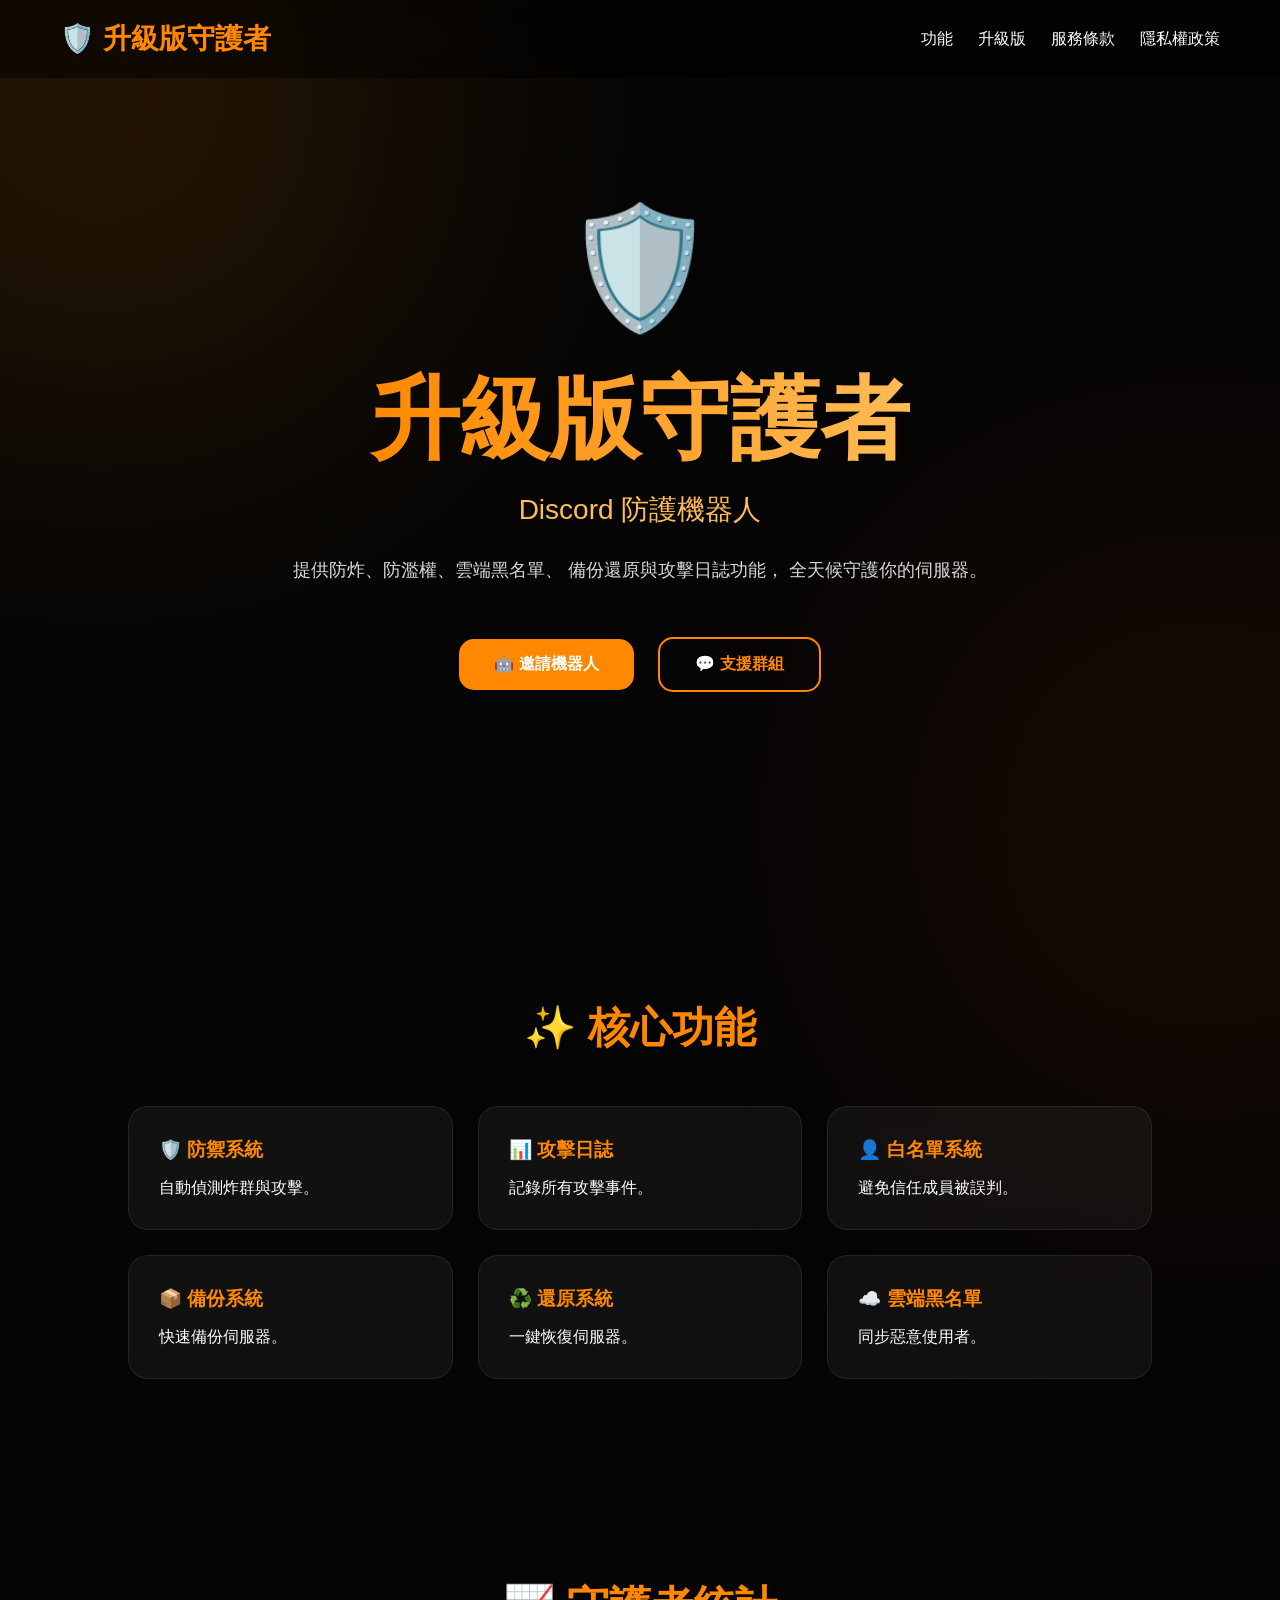
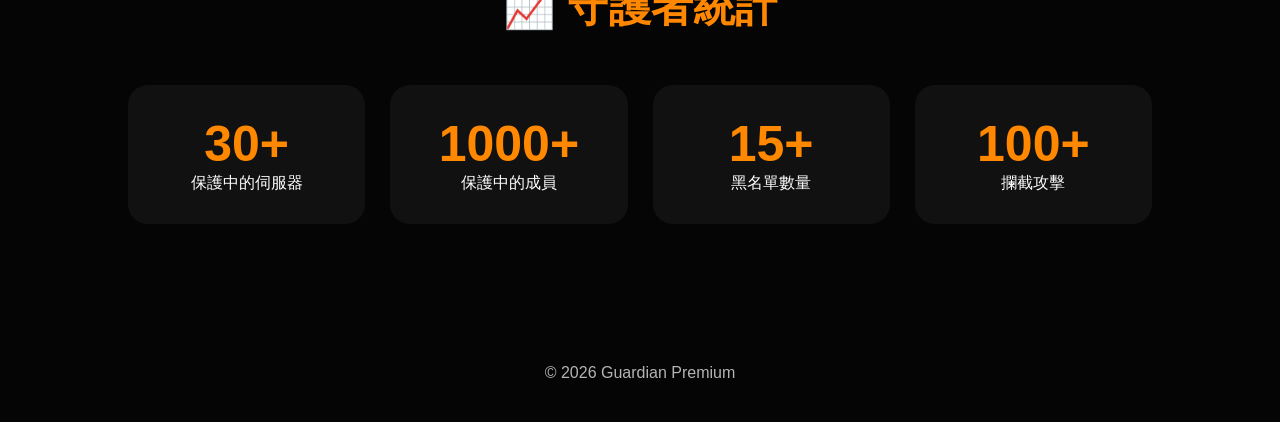
<file: index.html>
<!DOCTYPE html>
<html lang="zh-TW">

<head>
<meta charset="UTF-8">
<meta name="viewport" content="width=device-width, initial-scale=1.0">

<title>升級版守護者</title>

<link rel="stylesheet" href="style.css">
</head>

<body>

<div class="blur blur1"></div>
<div class="blur blur2"></div>
  
<nav>

<div class="logo">
🛡️ 升級版守護者
</div>

<ul>
<li><a href="#features">功能</a></li>
<li><a href="pages/premium.html">升級版</a></li>
<li><a href="pages/terms.html">服務條款</a></li>
<li><a href="pages/privacy.html">隱私權政策</a></li>
</ul>

</nav>

<header>

<div class="hero-icon">
🛡️
</div>

<h1>升級版守護者</h1>

<p class="subtitle">
 Discord 防護機器人
</p>

<p class="desc">
提供防炸、防濫權、雲端黑名單、
備份還原與攻擊日誌功能，
全天候守護你的伺服器。
</p>

<div class="hero-buttons">

<a class="btn primary"
href="https://discord.com/oauth2/authorize?client_id=1447231029814231173&permissions=8&scope=bot%20applications.commands"
target="_blank">
🤖 邀請機器人
</a>

<a class="btn secondary"
href="https://discord.gg/nqRwkYBGvP"
target="_blank">
💬 支援群組
</a>

</div>

</header>

<section id="features">

<h2>✨ 核心功能</h2>

<div class="grid">

<div class="card">
<h3>🛡️ 防禦系統</h3>
<p>自動偵測炸群與攻擊。</p>
</div>

<div class="card">
<h3>📊 攻擊日誌</h3>
<p>記錄所有攻擊事件。</p>
</div>

<div class="card">
<h3>👤 白名單系統</h3>
<p>避免信任成員被誤判。</p>
</div>

<div class="card">
<h3>📦 備份系統</h3>
<p>快速備份伺服器。</p>
</div>

<div class="card">
<h3>♻️ 還原系統</h3>
<p>一鍵恢復伺服器。</p>
</div>

<div class="card">
<h3>☁️ 雲端黑名單</h3>
<p>同步惡意使用者。</p>
</div>

</div>

</section>

<section>

<h2>📈 守護者統計</h2>

<div class="stats">

<div class="stat">
<h1>30+</h1>
<p>保護中的伺服器</p>
</div>

<div class="stat">
<h1>1000+</h1>
<p>保護中的成員</p>
</div>

<div class="stat">
<h1>15+</h1>
<p>黑名單數量</p>
</div>

<div class="stat">
<h1>100+</h1>
<p>攔截攻擊</p>
</div>

</div>

</section>

<footer>

© 2026 Guardian Premium

</footer>

<script src="script.js"></script>

</body>
</html>
</file>
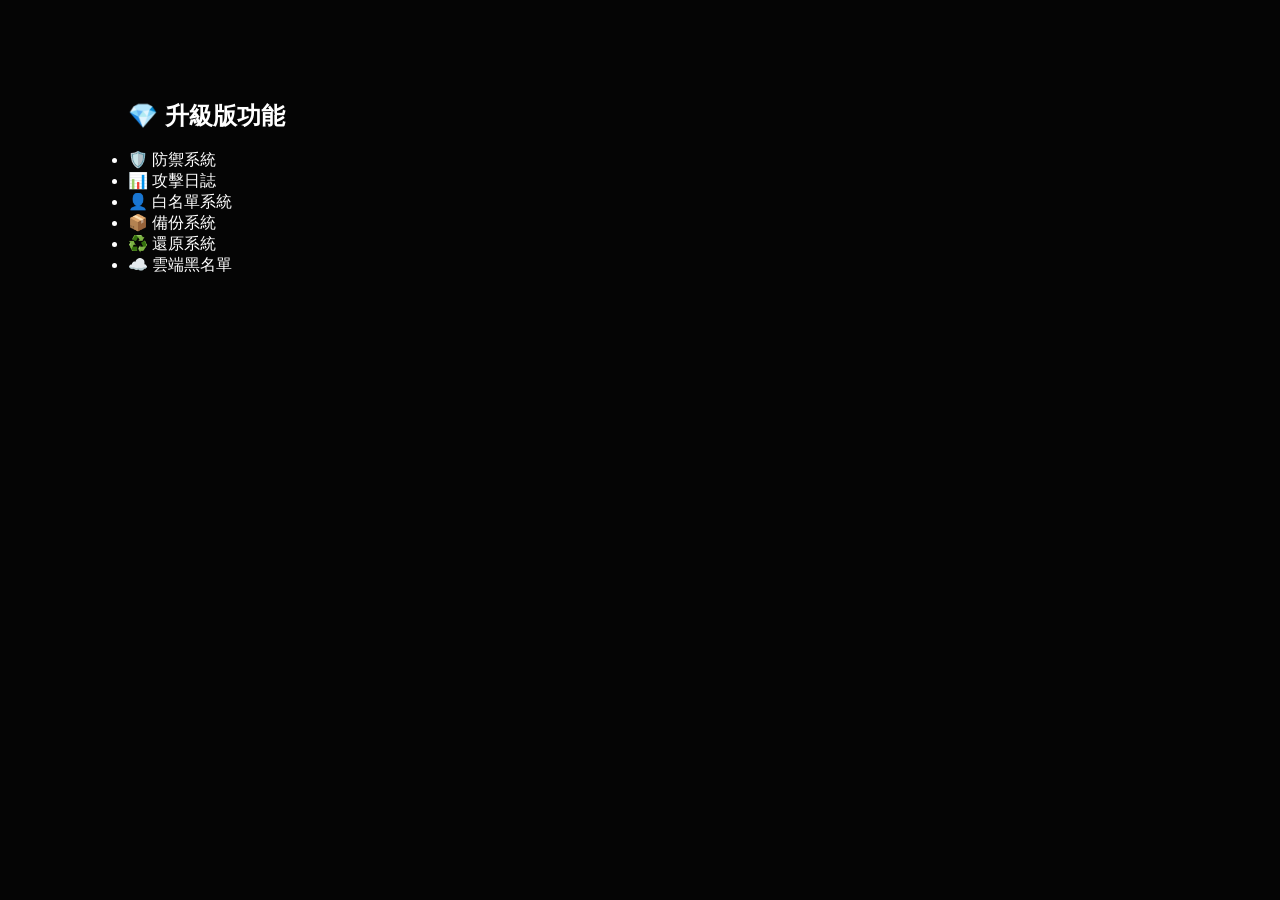
<file: pages/premium.html>
<!DOCTYPE html>
<html>
<head>
<meta charset="UTF-8">
<title>升級版功能</title>
<link rel="stylesheet" href="../style.css">
</head>

<body>

<section>

<h1>💎 升級版功能</h1>

<br>

<ul>

<li>🛡️ 防禦系統</li>
<li>📊 攻擊日誌</li>
<li>👤 白名單系統</li>
<li>📦 備份系統</li>
<li>♻️ 還原系統</li>
<li>☁️ 雲端黑名單</li>

</ul>

</section>

</body>
</html>
</file>
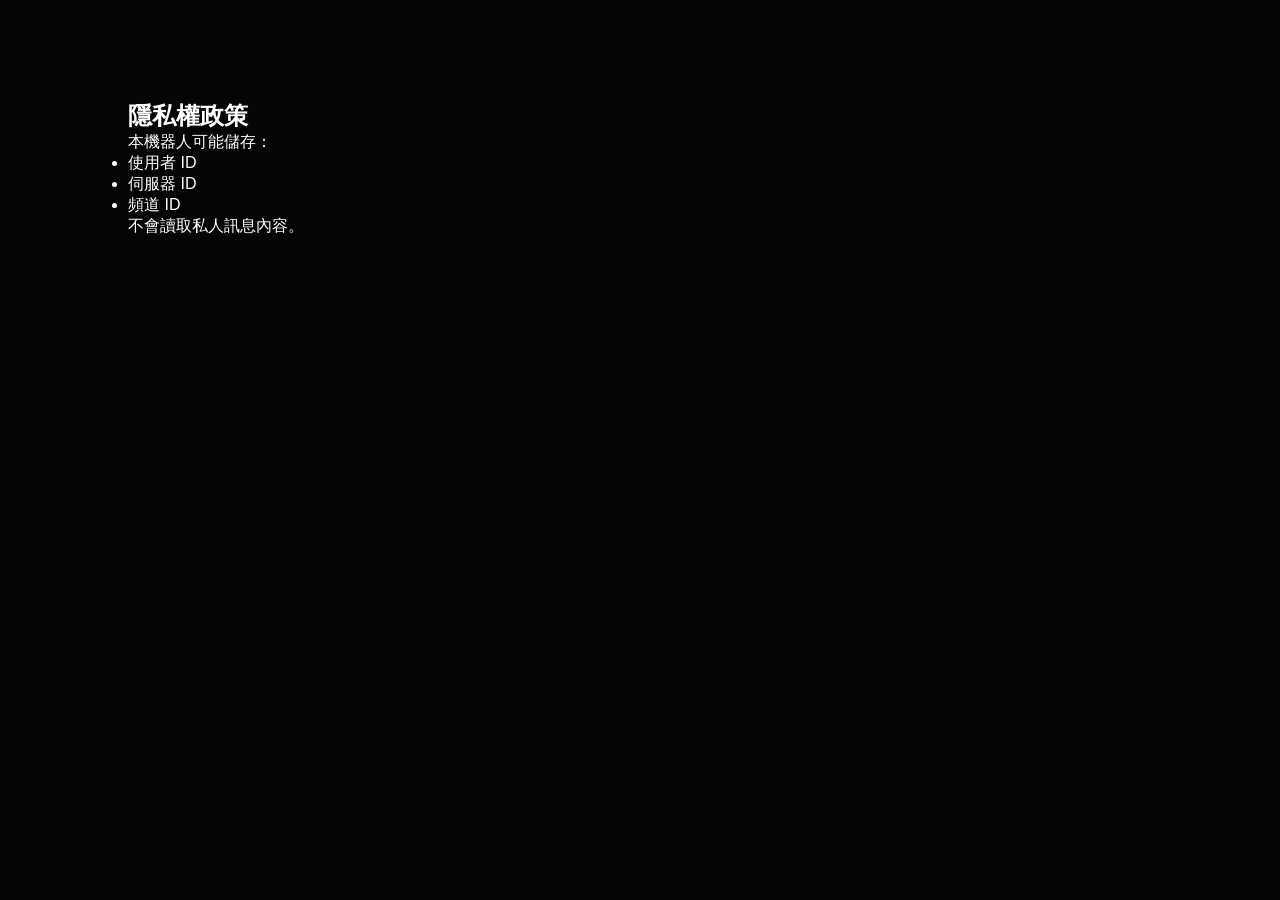
<file: pages/privacy.html>
<!DOCTYPE html>
<html>
<head>
<meta charset="UTF-8">
<title>隱私權政策</title>
<link rel="stylesheet" href="../style.css">
</head>

<body>

<section>

<h1>隱私權政策</h1>

<p>本機器人可能儲存：</p>

<ul>
<li>使用者 ID</li>
<li>伺服器 ID</li>
<li>頻道 ID</li>
</ul>

<p>不會讀取私人訊息內容。</p>

</section>

</body>
</html>
</file>
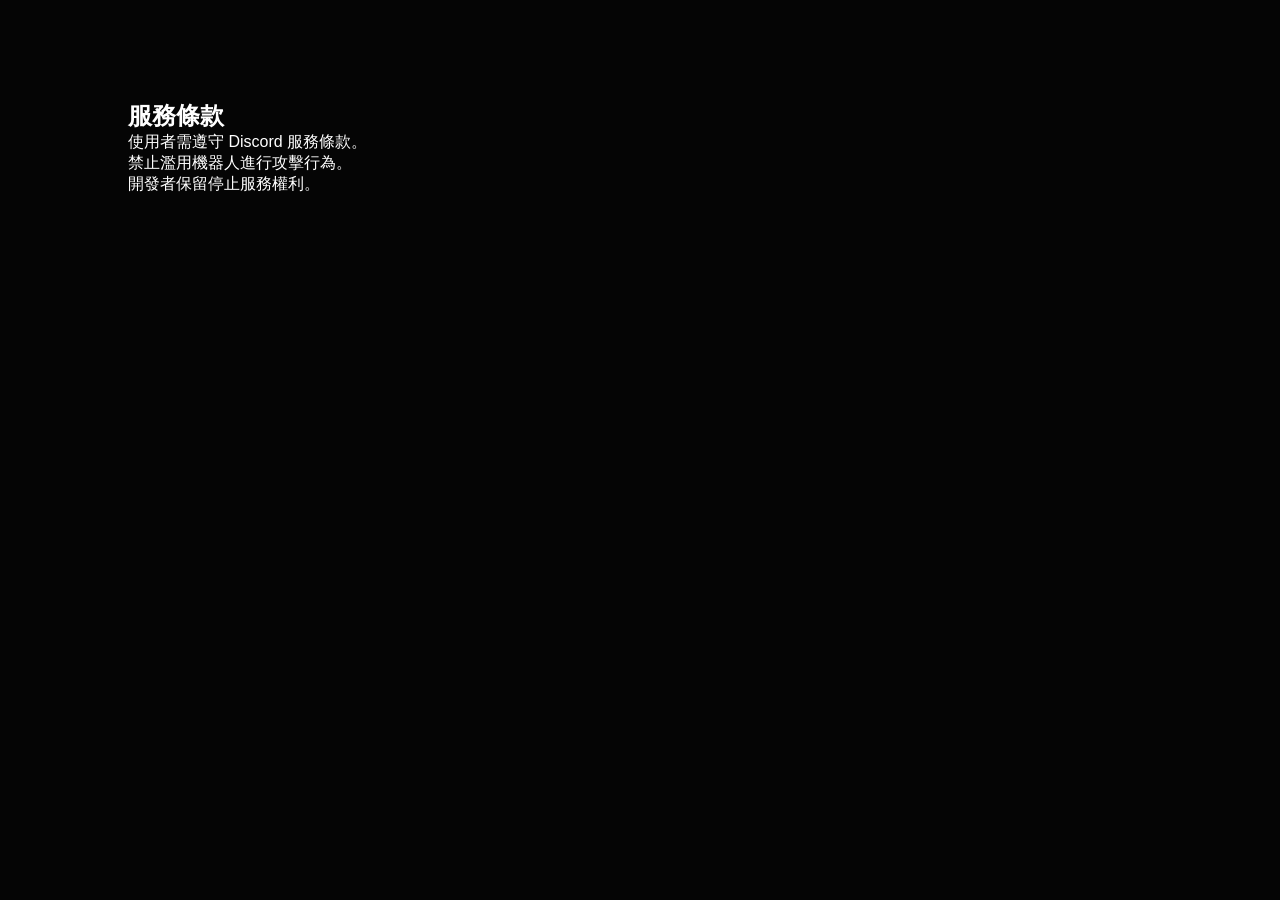
<file: pages/terms.html>
<!DOCTYPE html>
<html>
<head>
<meta charset="UTF-8">
<title>服務條款</title>
<link rel="stylesheet" href="../style.css">
</head>

<body>

<section>

<h1>服務條款</h1>

<p>使用者需遵守 Discord 服務條款。</p>
<p>禁止濫用機器人進行攻擊行為。</p>
<p>開發者保留停止服務權利。</p>

</section>

</body>
</html>
</file>
<file: style.css>
*{
margin:0;
padding:0;
box-sizing:border-box;
font-family:‘Segoe UI’,‘Microsoft JhengHei’,sans-serif;
}

body{
background:#050505;
color:white;
overflow-x:hidden;
}

/* 光暈 */

.blur{
position:fixed;
border-radius:50%;
filter:blur(180px);
pointer-events:none;
z-index:-1;
}

.blur1{
width:500px;
height:500px;
background:#ff8800;
top:-150px;
left:-150px;
opacity:.25;
}

.blur2{
width:450px;
height:450px;
background:#ff5500;
bottom:-150px;
right:-150px;
opacity:.18;
}

/* NAV */

nav{
position:fixed;
top:0;
left:0;
width:100%;
padding:20px 60px;

display:flex;
justify-content:space-between;
align-items:center;

background:rgba(0,0,0,.5);
backdrop-filter:blur(15px);

z-index:999;
}

.logo{
font-size:28px;
font-weight:700;
color:#ff8800;
}

nav ul{
display:flex;
list-style:none;
gap:25px;
}

nav a{
text-decoration:none;
color:white;
transition:.3s;
}

nav a:hover{
color:#ff8800;
}

/* HERO */

header{
min-height:100vh;

display:flex;
flex-direction:column;
justify-content:center;
align-items:center;

text-align:center;

padding:0 20px;
}

.hero-icon{
font-size:120px;
margin-bottom:20px;

animation:float 3s ease-in-out infinite;
}

header h1{
font-size:90px;
font-weight:800;

background:
linear-gradient(
90deg,
#ff8800,
#ffbb55
);

-webkit-background-clip:text;
-webkit-text-fill-color:transparent;
}

.subtitle{
font-size:28px;
margin-top:10px;
color:#ffbb55;
}

.desc{
max-width:700px;
margin-top:25px;
line-height:1.8;
opacity:.85;
font-size:18px;
}

.hero-buttons{
margin-top:40px;
}

/* BUTTON */

.btn{
display:inline-block;
padding:15px 35px;
border-radius:15px;
text-decoration:none;
font-weight:bold;
margin:10px;
transition:.3s;
}

.primary{
background:#ff8800;
color:white;
}

.primary:hover{
transform:translateY(-5px);
box-shadow:0 0 30px #ff8800;
}

.secondary{
border:2px solid #ff8800;
color:#ff8800;
}

.secondary:hover{
background:#ff8800;
color:white;
}

/* SECTION */

section{
padding:100px 10%;
}

h2{
text-align:center;
margin-bottom:50px;
font-size:42px;
color:#ff8800;
}

/* 功能卡 */

.grid{
display:grid;
grid-template-columns:
repeat(auto-fit,minmax(280px,1fr));

gap:25px;
}

.card{
background:
rgba(255,255,255,.05);

border:
1px solid rgba(255,255,255,.08);

padding:30px;

border-radius:20px;

backdrop-filter:blur(15px);

transition:.3s;
}

.card:hover{
transform:translateY(-10px);
box-shadow:
0 0 30px rgba(255,136,0,.25);
}

.card h3{
color:#ff8800;
margin-bottom:15px;
}

/* 統計 */

.stats{
display:grid;
grid-template-columns:
repeat(auto-fit,minmax(220px,1fr));

gap:25px;
}

.stat{
background:
rgba(255,255,255,.05);

padding:30px;

border-radius:20px;

text-align:center;
}

.stat h1{
font-size:50px;
color:#ff8800;
}

/* FOOTER */

footer{
padding:40px;
text-align:center;
opacity:.7;
}

/* 動畫 */

@keyframes float{

0%{
transform:translateY(0);
}

50%{
transform:translateY(-15px);
}

100%{
transform:translateY(0);
}

}
</file>
